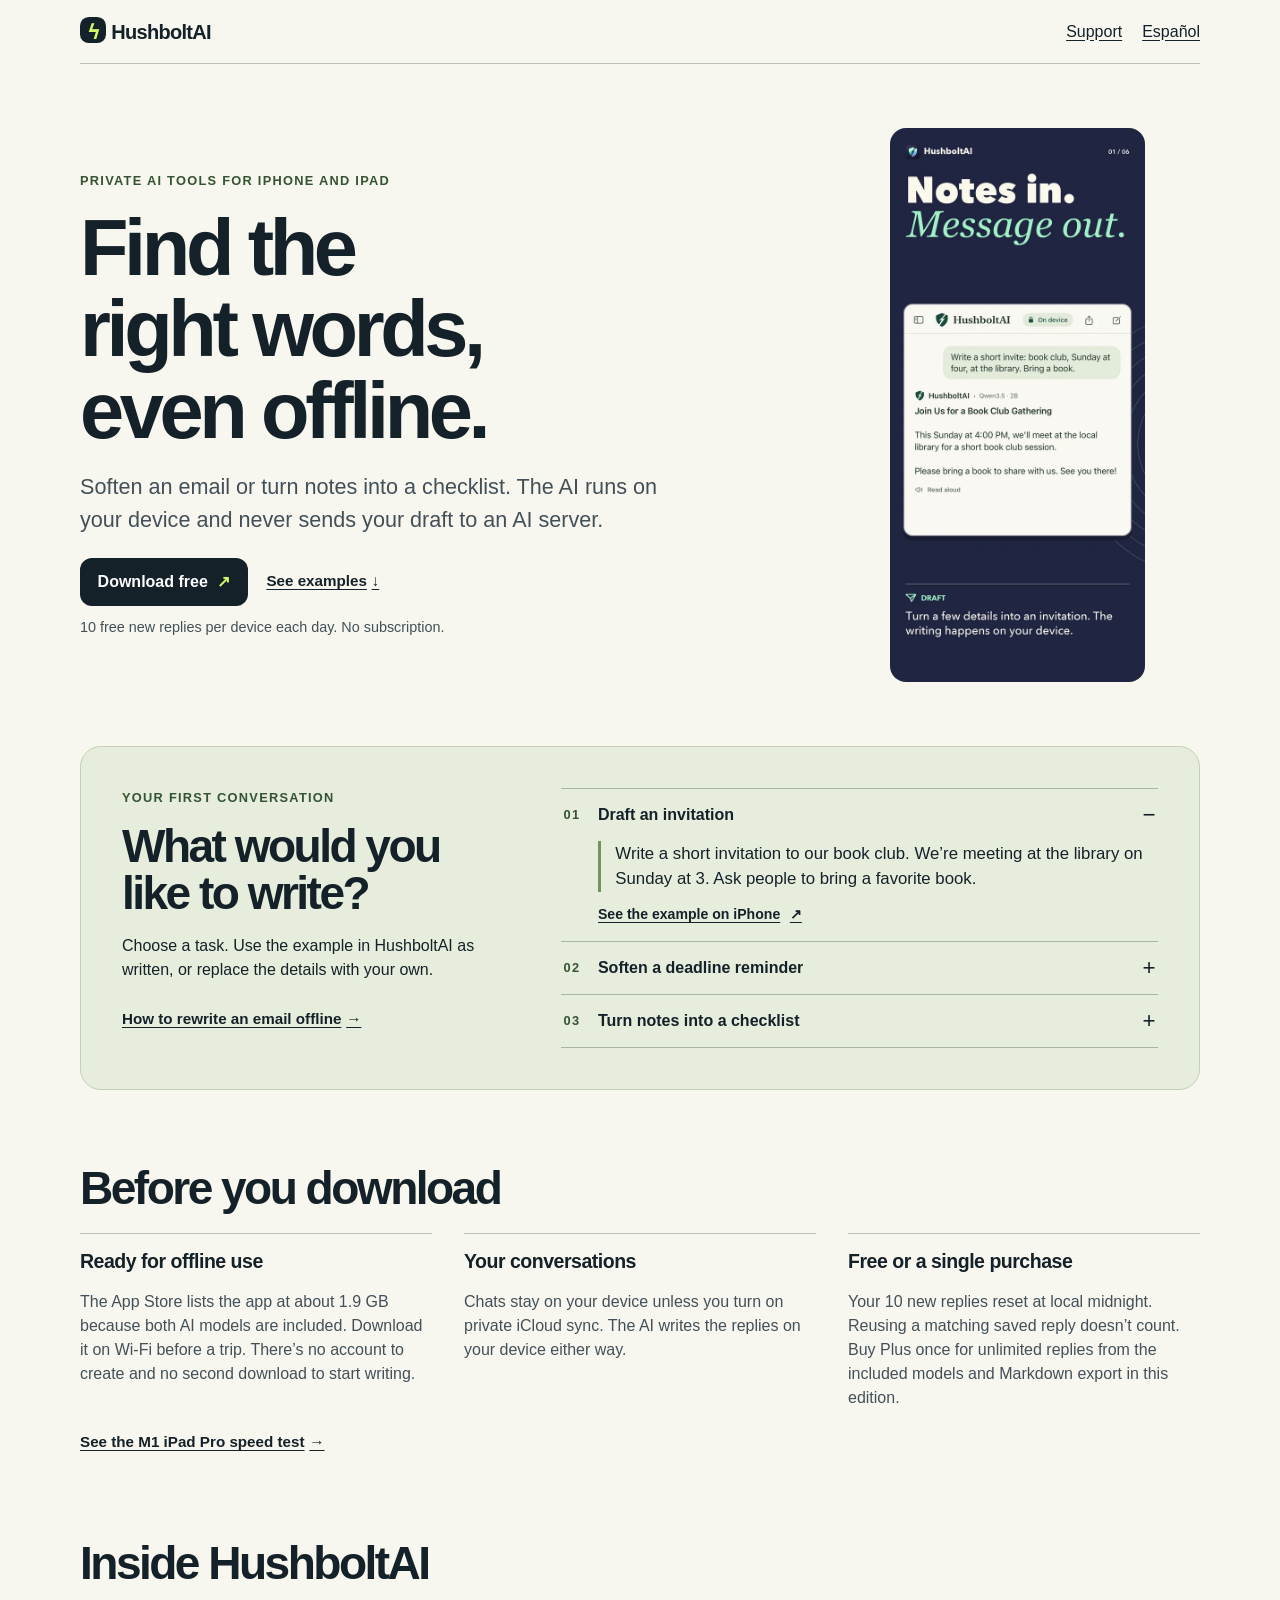
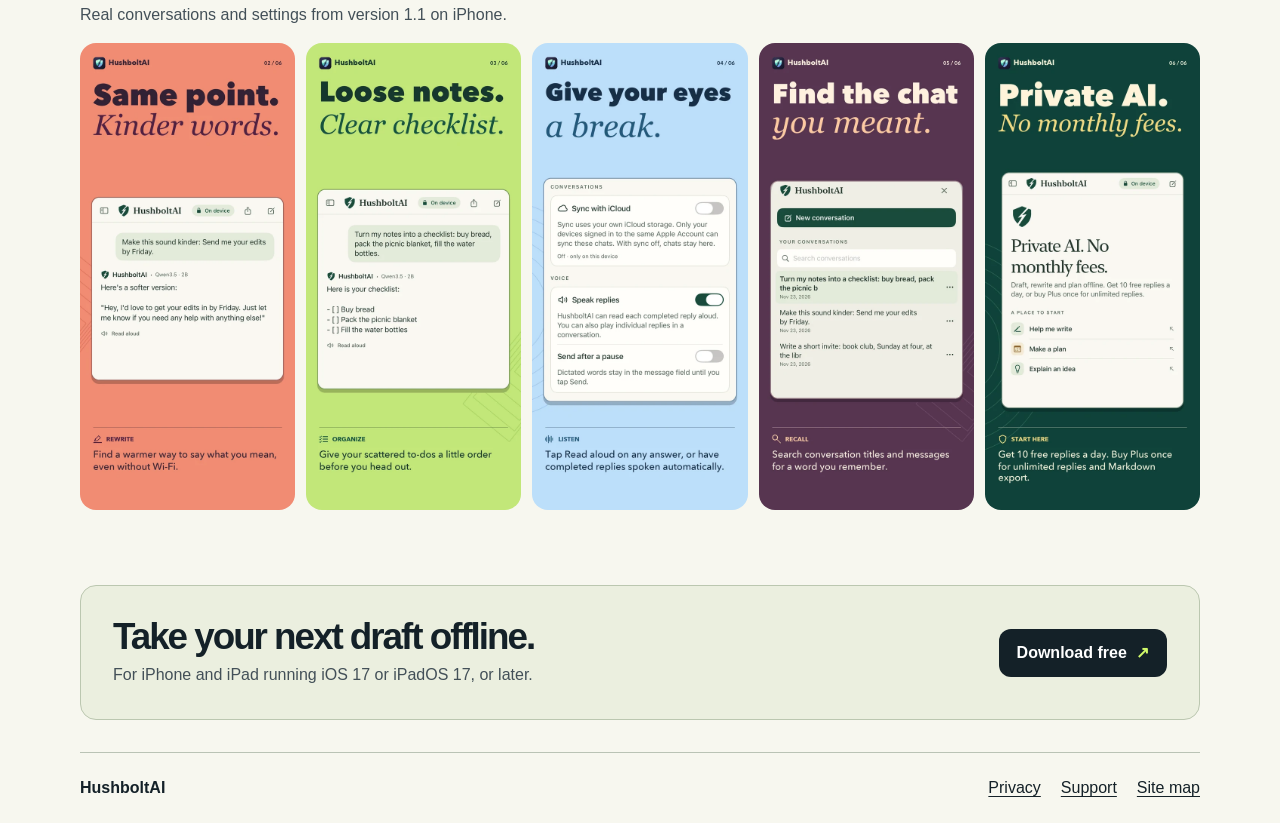
<file: index.html>
<!doctype html>
<html lang="en"><head><meta charset="utf-8"><meta name="viewport" content="width=device-width,initial-scale=1">
<title>HushboltAI | Private AI tools for offline writing on iPhone and iPad</title><meta name="description" content="Rewrite an email or turn notes into a checklist with private, offline AI on your iPhone or iPad. Get 10 free new replies per device each day. No account required."><meta name="theme-color" content="#142128"><meta name="referrer" content="no-referrer">
<link rel="canonical" href="https://pclemente.github.io/hushboltai-site/"><link rel="alternate" hreflang="en" href="https://pclemente.github.io/hushboltai-site/"><link rel="alternate" hreflang="es" href="https://pclemente.github.io/hushboltai-site/es/"><link rel="alternate" hreflang="x-default" href="https://pclemente.github.io/hushboltai-site/"><link rel="sitemap" type="application/xml" href="sitemap.xml">
<meta property="og:type" content="website"><meta property="og:locale" content="en_US"><meta property="og:locale:alternate" content="es_ES"><meta property="og:site_name" content="HushboltAI"><meta property="og:title" content="HushboltAI | Private AI tools for offline writing on iPhone and iPad"><meta property="og:description" content="Rewrite an email or turn notes into a checklist with private, offline AI on your iPhone or iPad. Get 10 free new replies per device each day. No account required."><meta property="og:url" content="https://pclemente.github.io/hushboltai-site/"><meta property="og:image" content="https://pclemente.github.io/hushboltai-site/art/share-en-US.jpg"><meta property="og:image:alt" content="Inside HushboltAI"><meta property="og:image:width" content="1200"><meta property="og:image:height" content="630">
<meta name="twitter:card" content="summary_large_image"><meta name="twitter:title" content="HushboltAI | Private AI tools for offline writing on iPhone and iPad"><meta name="twitter:description" content="Rewrite an email or turn notes into a checklist with private, offline AI on your iPhone or iPad. Get 10 free new replies per device each day. No account required."><meta name="twitter:image" content="https://pclemente.github.io/hushboltai-site/art/share-en-US.jpg"><meta name="twitter:image:alt" content="Inside HushboltAI">
<meta name="apple-itunes-app" content="app-id=6837171118"><link rel="stylesheet" href="site.css"><script type="application/ld+json">{"@context": "https://schema.org", "@type": "MobileApplication", "name": "HushboltAI", "operatingSystem": "iOS 17+, iPadOS 17+", "applicationCategory": "ProductivityApplication", "description": "Rewrite an email or turn notes into a checklist with private, offline AI on your iPhone or iPad. Get 10 free new replies per device each day. No account required.", "url": "https://pclemente.github.io/hushboltai-site/", "downloadUrl": "https://apps.apple.com/app/id6837171118", "image": "https://pclemente.github.io/hushboltai-site/art/share-en-US.jpg", "inLanguage": "en", "offers": {"@type": "Offer", "price": "0", "priceCurrency": "EUR"}}</script></head>
<body><a class="skip" href="#main">Skip to content</a>
<header><div class="wrap top"><a class="brand" href="./"><span aria-hidden="true">ϟ</span> HushboltAI</a><nav aria-label="Navigation"><a href="https://pclemente.github.io/ComicReader/hushboltai/support.html">Support</a><a lang="es" hreflang="es" href="es/">Español</a></nav></div></header>
<main id="main" class="wrap"><section class="hero" aria-labelledby="headline"><div><p class="eyebrow">Private AI tools for iPhone and iPad</p><h1 id="headline">Find the right words, even offline.</h1><p class="intro">Soften an email or turn notes into a checklist. The AI runs on your device and never sends your draft to an AI server.</p><div class="actions"><a class="button install" href="https://apps.apple.com/app/id6837171118">Download free <span class="sr-only">· App Store</span><span aria-hidden="true">↗</span></a><a class="jump" href="#examples">See examples <span aria-hidden="true">↓</span></a></div><p class="small">10 free new replies per device each day. No subscription.</p></div><a class="frame" href="art/en-US-1.webp"><img src="art/en-US-1.webp" width="570" height="1238" fetchpriority="high" alt="HushboltAI turns notes about a Sunday book club at the library into an invitation."></a></section>
<section id="examples" class="workshop" aria-labelledby="examples-title"><div><p class="eyebrow">Your first conversation</p><h2 id="examples-title">What would you like to write?</h2><p>Choose a task. Use the example in HushboltAI as written, or replace the details with your own.</p><a class="jump" href="offline-email/">How to rewrite an email offline <span aria-hidden="true">→</span></a></div><div class="tasks"><details name="writing-tasks" open><summary><span class="num" aria-hidden="true">01</span> Draft an invitation</summary><div class="example"><blockquote><p>Write a short invitation to our book club. We’re meeting at the library on Sunday at 3. Ask people to bring a favorite book.</p></blockquote><a href="art/en-US-1.webp">See the example on iPhone<span class="sr-only">: Draft an invitation</span> <span aria-hidden="true">↗</span></a></div></details><details name="writing-tasks"><summary><span class="num" aria-hidden="true">02</span> Soften a deadline reminder</summary><div class="example"><blockquote><p>Make this message friendlier without changing the deadline: “I need your edits by Friday.”</p></blockquote><a href="art/en-US-2.webp">See the example on iPhone<span class="sr-only">: Soften a deadline reminder</span> <span aria-hidden="true">↗</span></a></div></details><details name="writing-tasks"><summary><span class="num" aria-hidden="true">03</span> Turn notes into a checklist</summary><div class="example"><blockquote><p>Make a picnic checklist from these notes: buy bread, pack the blanket, fill the water bottles.</p></blockquote><a href="art/en-US-3.webp">See the example on iPhone<span class="sr-only">: Turn notes into a checklist</span> <span aria-hidden="true">↗</span></a></div></details></div></section>
<section class="info" aria-labelledby="facts"><h2 id="facts">Before you download</h2><div class="facts"><div><h3>Ready for offline use</h3><p>The App Store lists the app at about 1.9 GB because both AI models are included. Download it on Wi-Fi before a trip. There’s no account to create and no second download to start writing.</p></div><div><h3>Your conversations</h3><p>Chats stay on your device unless you turn on private iCloud sync. The AI writes the replies on your device either way.</p></div><div><h3>Free or a single purchase</h3><p>Your 10 new replies reset at local midnight. Reusing a matching saved reply doesn’t count. Buy Plus once for unlimited replies from the included models and Markdown export in this edition.</p></div></div><a class="jump" href="m1-ipad-ai-speed/">See the M1 iPad Pro speed test <span aria-hidden="true">→</span></a></section>
<section class="screens" aria-labelledby="g"><h2 id="g">Inside HushboltAI</h2><p>Real conversations and settings from version 1.1 on iPhone.</p><ol><li><a href="art/en-US-2.webp"><img src="art/en-US-2.webp" width="570" height="1238" loading="lazy" alt="HushboltAI rewrites a request for Friday&#x27;s edits in a gentler tone."></a></li><li><a href="art/en-US-3.webp"><img src="art/en-US-3.webp" width="570" height="1238" loading="lazy" alt="HushboltAI turns notes about bread, a picnic blanket and water bottles into a checklist."></a></li><li><a href="art/en-US-4.webp"><img src="art/en-US-4.webp" width="570" height="1238" loading="lazy" alt="The voice settings show Speak replies enabled and Send after a pause disabled."></a></li><li><a href="art/en-US-5.webp"><img src="art/en-US-5.webp" width="570" height="1238" loading="lazy" alt="The conversation library shows a search field above the recent chats."></a></li><li><a href="art/en-US-6.webp"><img src="art/en-US-6.webp" width="570" height="1238" loading="lazy" alt="The HushboltAI welcome screen explains 10 free replies a day and the one-time Plus option."></a></li></ol></section>
<section class="closer" aria-labelledby="download"><div><h2 id="download">Take your next draft offline.</h2><p>For iPhone and iPad running iOS 17 or iPadOS 17, or later.</p></div><a class="button install" href="https://apps.apple.com/app/id6837171118">Download free <span class="sr-only">· App Store</span><span aria-hidden="true">↗</span></a></section></main>
<footer class="wrap"><strong>HushboltAI</strong><a href="https://pclemente.github.io/ComicReader/hushboltai/privacy.html">Privacy</a><a href="https://pclemente.github.io/ComicReader/hushboltai/support.html">Support</a><a href="sitemap.xml">Site map</a></footer></body></html>
</file>
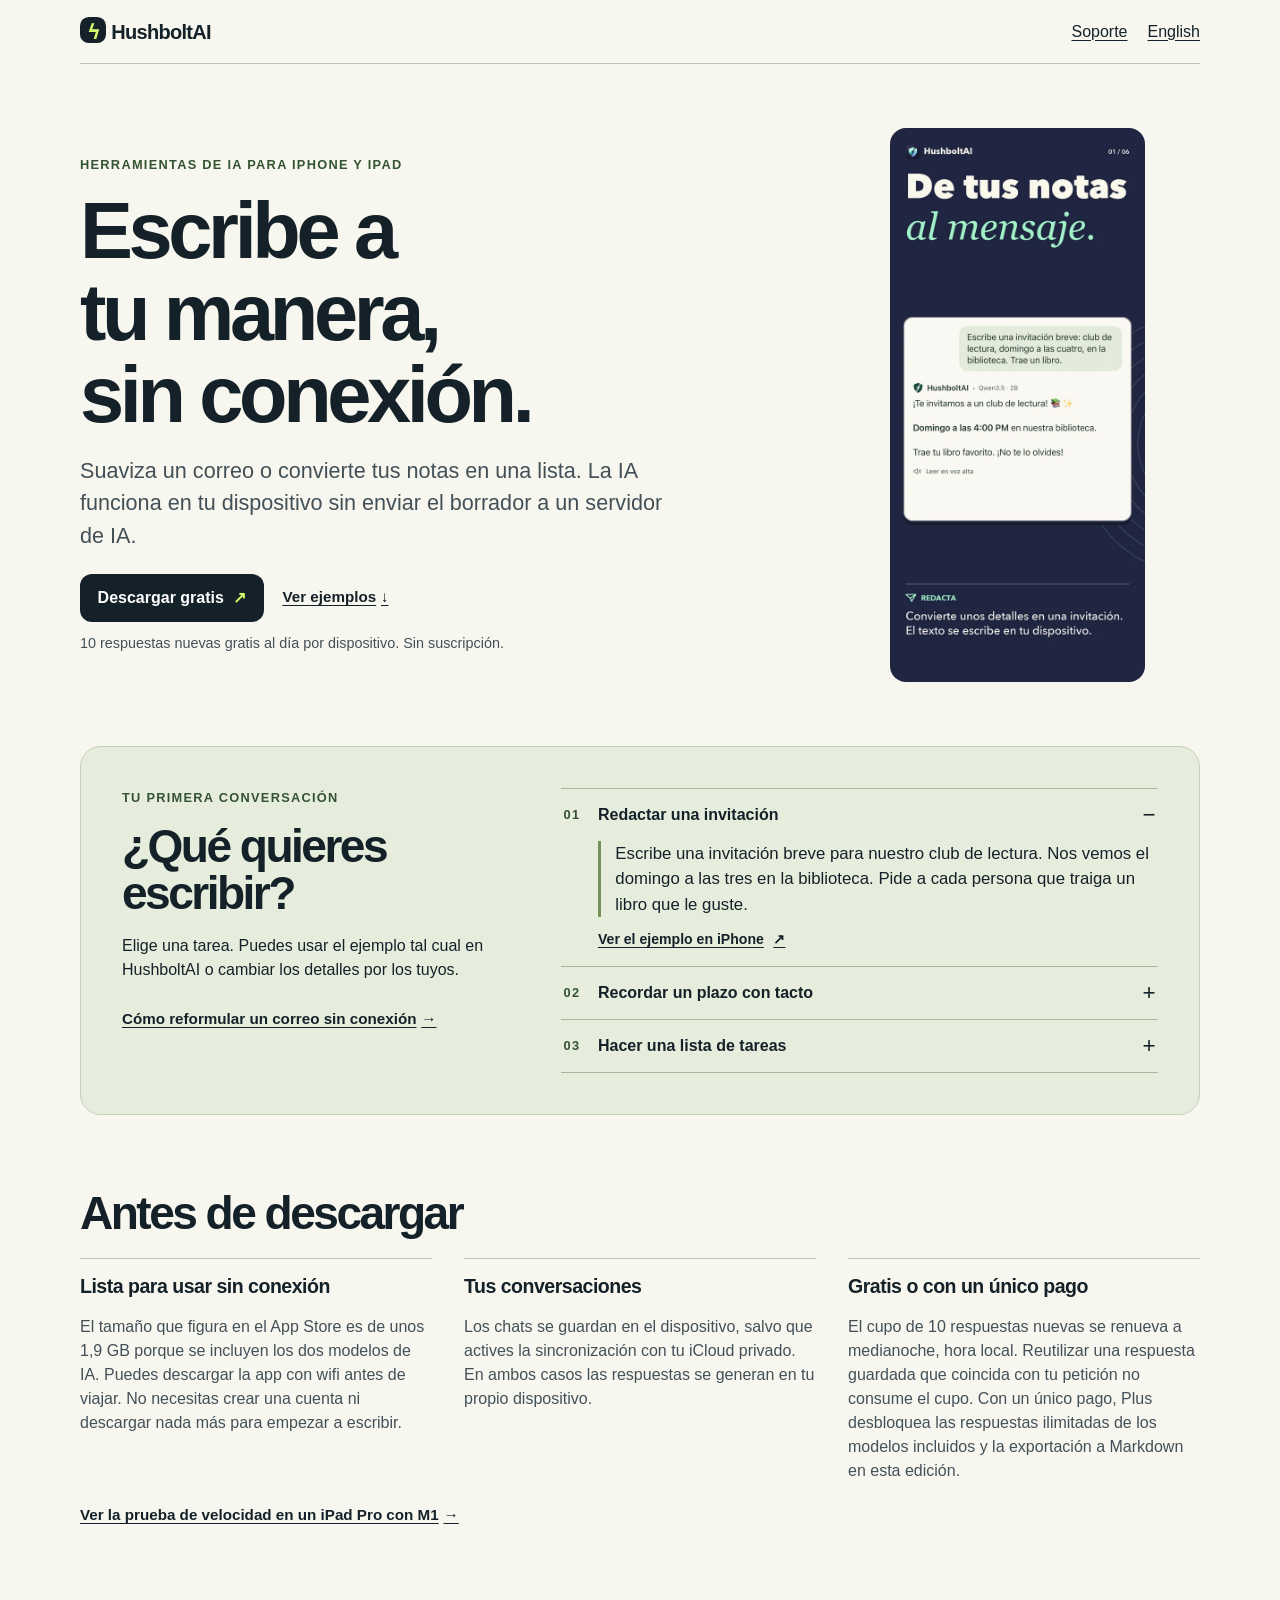
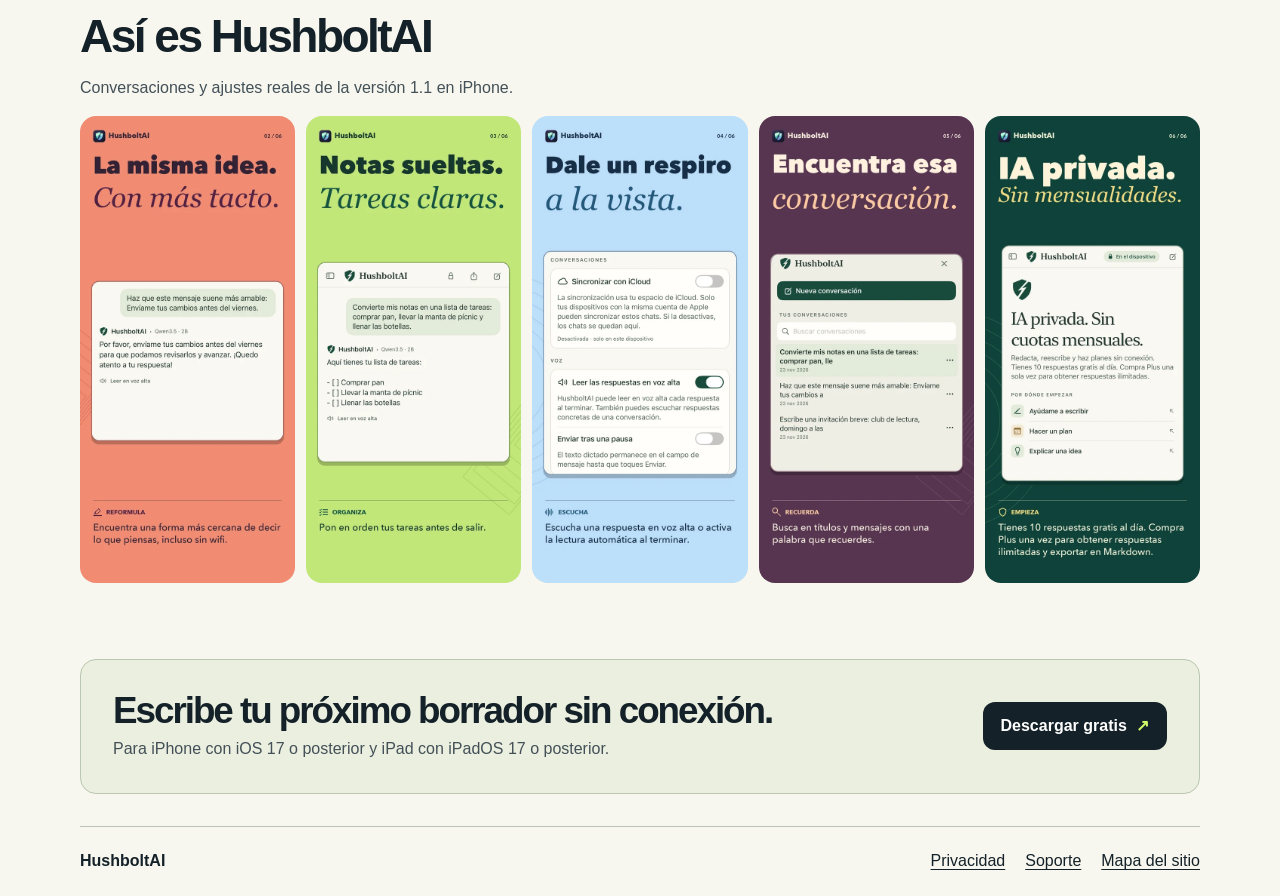
<file: es/index.html>
<!doctype html>
<html lang="es"><head><meta charset="utf-8"><meta name="viewport" content="width=device-width,initial-scale=1">
<title>HushboltAI | Herramientas de IA para escribir sin conexión en iPhone y iPad</title><meta name="description" content="Reformula un correo o convierte tus notas en una lista con IA privada y sin conexión en tu iPhone o iPad. Tienes 10 respuestas nuevas gratis al día por dispositivo. Sin cuenta."><meta name="theme-color" content="#142128"><meta name="referrer" content="no-referrer">
<link rel="canonical" href="https://pclemente.github.io/hushboltai-site/es/"><link rel="alternate" hreflang="en" href="https://pclemente.github.io/hushboltai-site/"><link rel="alternate" hreflang="es" href="https://pclemente.github.io/hushboltai-site/es/"><link rel="alternate" hreflang="x-default" href="https://pclemente.github.io/hushboltai-site/"><link rel="sitemap" type="application/xml" href="../sitemap.xml">
<meta property="og:type" content="website"><meta property="og:locale" content="es_ES"><meta property="og:locale:alternate" content="en_US"><meta property="og:site_name" content="HushboltAI"><meta property="og:title" content="HushboltAI | Herramientas de IA para escribir sin conexión en iPhone y iPad"><meta property="og:description" content="Reformula un correo o convierte tus notas en una lista con IA privada y sin conexión en tu iPhone o iPad. Tienes 10 respuestas nuevas gratis al día por dispositivo. Sin cuenta."><meta property="og:url" content="https://pclemente.github.io/hushboltai-site/es/"><meta property="og:image" content="https://pclemente.github.io/hushboltai-site/art/share-es-ES.jpg"><meta property="og:image:alt" content="Así es HushboltAI"><meta property="og:image:width" content="1200"><meta property="og:image:height" content="630">
<meta name="twitter:card" content="summary_large_image"><meta name="twitter:title" content="HushboltAI | Herramientas de IA para escribir sin conexión en iPhone y iPad"><meta name="twitter:description" content="Reformula un correo o convierte tus notas en una lista con IA privada y sin conexión en tu iPhone o iPad. Tienes 10 respuestas nuevas gratis al día por dispositivo. Sin cuenta."><meta name="twitter:image" content="https://pclemente.github.io/hushboltai-site/art/share-es-ES.jpg"><meta name="twitter:image:alt" content="Así es HushboltAI">
<meta name="apple-itunes-app" content="app-id=6837171118"><link rel="stylesheet" href="../site.css"><script type="application/ld+json">{"@context": "https://schema.org", "@type": "MobileApplication", "name": "HushboltAI", "operatingSystem": "iOS 17+, iPadOS 17+", "applicationCategory": "ProductivityApplication", "description": "Reformula un correo o convierte tus notas en una lista con IA privada y sin conexión en tu iPhone o iPad. Tienes 10 respuestas nuevas gratis al día por dispositivo. Sin cuenta.", "url": "https://pclemente.github.io/hushboltai-site/es/", "downloadUrl": "https://apps.apple.com/app/id6837171118", "image": "https://pclemente.github.io/hushboltai-site/art/share-es-ES.jpg", "inLanguage": "es", "offers": {"@type": "Offer", "price": "0", "priceCurrency": "EUR"}}</script></head>
<body><a class="skip" href="#main">Ir al contenido</a>
<header><div class="wrap top"><a class="brand" href="../"><span aria-hidden="true">ϟ</span> HushboltAI</a><nav aria-label="Navegación"><a href="https://pclemente.github.io/ComicReader/hushboltai/support.html">Soporte</a><a lang="en" hreflang="en" href="../">English</a></nav></div></header>
<main id="main" class="wrap"><section class="hero" aria-labelledby="headline"><div><p class="eyebrow">Herramientas de IA para iPhone y iPad</p><h1 id="headline">Escribe a tu manera, sin conexión.</h1><p class="intro">Suaviza un correo o convierte tus notas en una lista. La IA funciona en tu dispositivo sin enviar el borrador a un servidor de IA.</p><div class="actions"><a class="button install" href="https://apps.apple.com/app/id6837171118">Descargar gratis <span class="sr-only">· App Store</span><span aria-hidden="true">↗</span></a><a class="jump" href="#examples">Ver ejemplos <span aria-hidden="true">↓</span></a></div><p class="small">10 respuestas nuevas gratis al día por dispositivo. Sin suscripción.</p></div><a class="frame" href="../art/es-ES-1.webp"><img src="../art/es-ES-1.webp" width="570" height="1238" fetchpriority="high" alt="HushboltAI convierte unas notas sobre un club de lectura el domingo en la biblioteca en una invitación."></a></section>
<section id="examples" class="workshop" aria-labelledby="examples-title"><div><p class="eyebrow">Tu primera conversación</p><h2 id="examples-title">¿Qué quieres escribir?</h2><p>Elige una tarea. Puedes usar el ejemplo tal cual en HushboltAI o cambiar los detalles por los tuyos.</p><a class="jump" href="../es/correo-sin-conexion/">Cómo reformular un correo sin conexión <span aria-hidden="true">→</span></a></div><div class="tasks"><details name="writing-tasks" open><summary><span class="num" aria-hidden="true">01</span> Redactar una invitación</summary><div class="example"><blockquote><p>Escribe una invitación breve para nuestro club de lectura. Nos vemos el domingo a las tres en la biblioteca. Pide a cada persona que traiga un libro que le guste.</p></blockquote><a href="../art/es-ES-1.webp">Ver el ejemplo en iPhone<span class="sr-only">: Redactar una invitación</span> <span aria-hidden="true">↗</span></a></div></details><details name="writing-tasks"><summary><span class="num" aria-hidden="true">02</span> Recordar un plazo con tacto</summary><div class="example"><blockquote><p>Dale un tono más amable a este mensaje sin cambiar el plazo: «Necesito tus correcciones para el viernes».</p></blockquote><a href="../art/es-ES-2.webp">Ver el ejemplo en iPhone<span class="sr-only">: Recordar un plazo con tacto</span> <span aria-hidden="true">↗</span></a></div></details><details name="writing-tasks"><summary><span class="num" aria-hidden="true">03</span> Hacer una lista de tareas</summary><div class="example"><blockquote><p>Haz una lista para el pícnic con estas notas: comprar pan, guardar la manta y llenar las botellas de agua.</p></blockquote><a href="../art/es-ES-3.webp">Ver el ejemplo en iPhone<span class="sr-only">: Hacer una lista de tareas</span> <span aria-hidden="true">↗</span></a></div></details></div></section>
<section class="info" aria-labelledby="facts"><h2 id="facts">Antes de descargar</h2><div class="facts"><div><h3>Lista para usar sin conexión</h3><p>El tamaño que figura en el App Store es de unos 1,9 GB porque se incluyen los dos modelos de IA. Puedes descargar la app con wifi antes de viajar. No necesitas crear una cuenta ni descargar nada más para empezar a escribir.</p></div><div><h3>Tus conversaciones</h3><p>Los chats se guardan en el dispositivo, salvo que actives la sincronización con tu iCloud privado. En ambos casos las respuestas se generan en tu propio dispositivo.</p></div><div><h3>Gratis o con un único pago</h3><p>El cupo de 10 respuestas nuevas se renueva a medianoche, hora local. Reutilizar una respuesta guardada que coincida con tu petición no consume el cupo. Con un único pago, Plus desbloquea las respuestas ilimitadas de los modelos incluidos y la exportación a Markdown en esta edición.</p></div></div><a class="jump" href="../es/velocidad-ia-ipad-m1/">Ver la prueba de velocidad en un iPad Pro con M1 <span aria-hidden="true">→</span></a></section>
<section class="screens" aria-labelledby="g"><h2 id="g">Así es HushboltAI</h2><p>Conversaciones y ajustes reales de la versión 1.1 en iPhone.</p><ol><li><a href="../art/es-ES-2.webp"><img src="../art/es-ES-2.webp" width="570" height="1238" loading="lazy" alt="HushboltAI reformula con un tono más amable un mensaje que pide cambios antes del viernes."></a></li><li><a href="../art/es-ES-3.webp"><img src="../art/es-ES-3.webp" width="570" height="1238" loading="lazy" alt="HushboltAI organiza en una lista unas notas sobre el pan, la manta de pícnic y las botellas."></a></li><li><a href="../art/es-ES-4.webp"><img src="../art/es-ES-4.webp" width="570" height="1238" loading="lazy" alt="Los ajustes de voz muestran la lectura de respuestas activada y el envío tras una pausa desactivado."></a></li><li><a href="../art/es-ES-5.webp"><img src="../art/es-ES-5.webp" width="570" height="1238" loading="lazy" alt="La biblioteca de conversaciones muestra un buscador y los chats recientes."></a></li><li><a href="../art/es-ES-6.webp"><img src="../art/es-ES-6.webp" width="570" height="1238" loading="lazy" alt="La bienvenida de HushboltAI explica las 10 respuestas gratis al día y la compra única de Plus."></a></li></ol></section>
<section class="closer" aria-labelledby="download"><div><h2 id="download">Escribe tu próximo borrador sin conexión.</h2><p>Para iPhone con iOS 17 o posterior y iPad con iPadOS 17 o posterior.</p></div><a class="button install" href="https://apps.apple.com/app/id6837171118">Descargar gratis <span class="sr-only">· App Store</span><span aria-hidden="true">↗</span></a></section></main>
<footer class="wrap"><strong>HushboltAI</strong><a href="https://pclemente.github.io/ComicReader/hushboltai/privacy.html">Privacidad</a><a href="https://pclemente.github.io/ComicReader/hushboltai/support.html">Soporte</a><a href="../sitemap.xml">Mapa del sitio</a></footer></body></html>
</file>
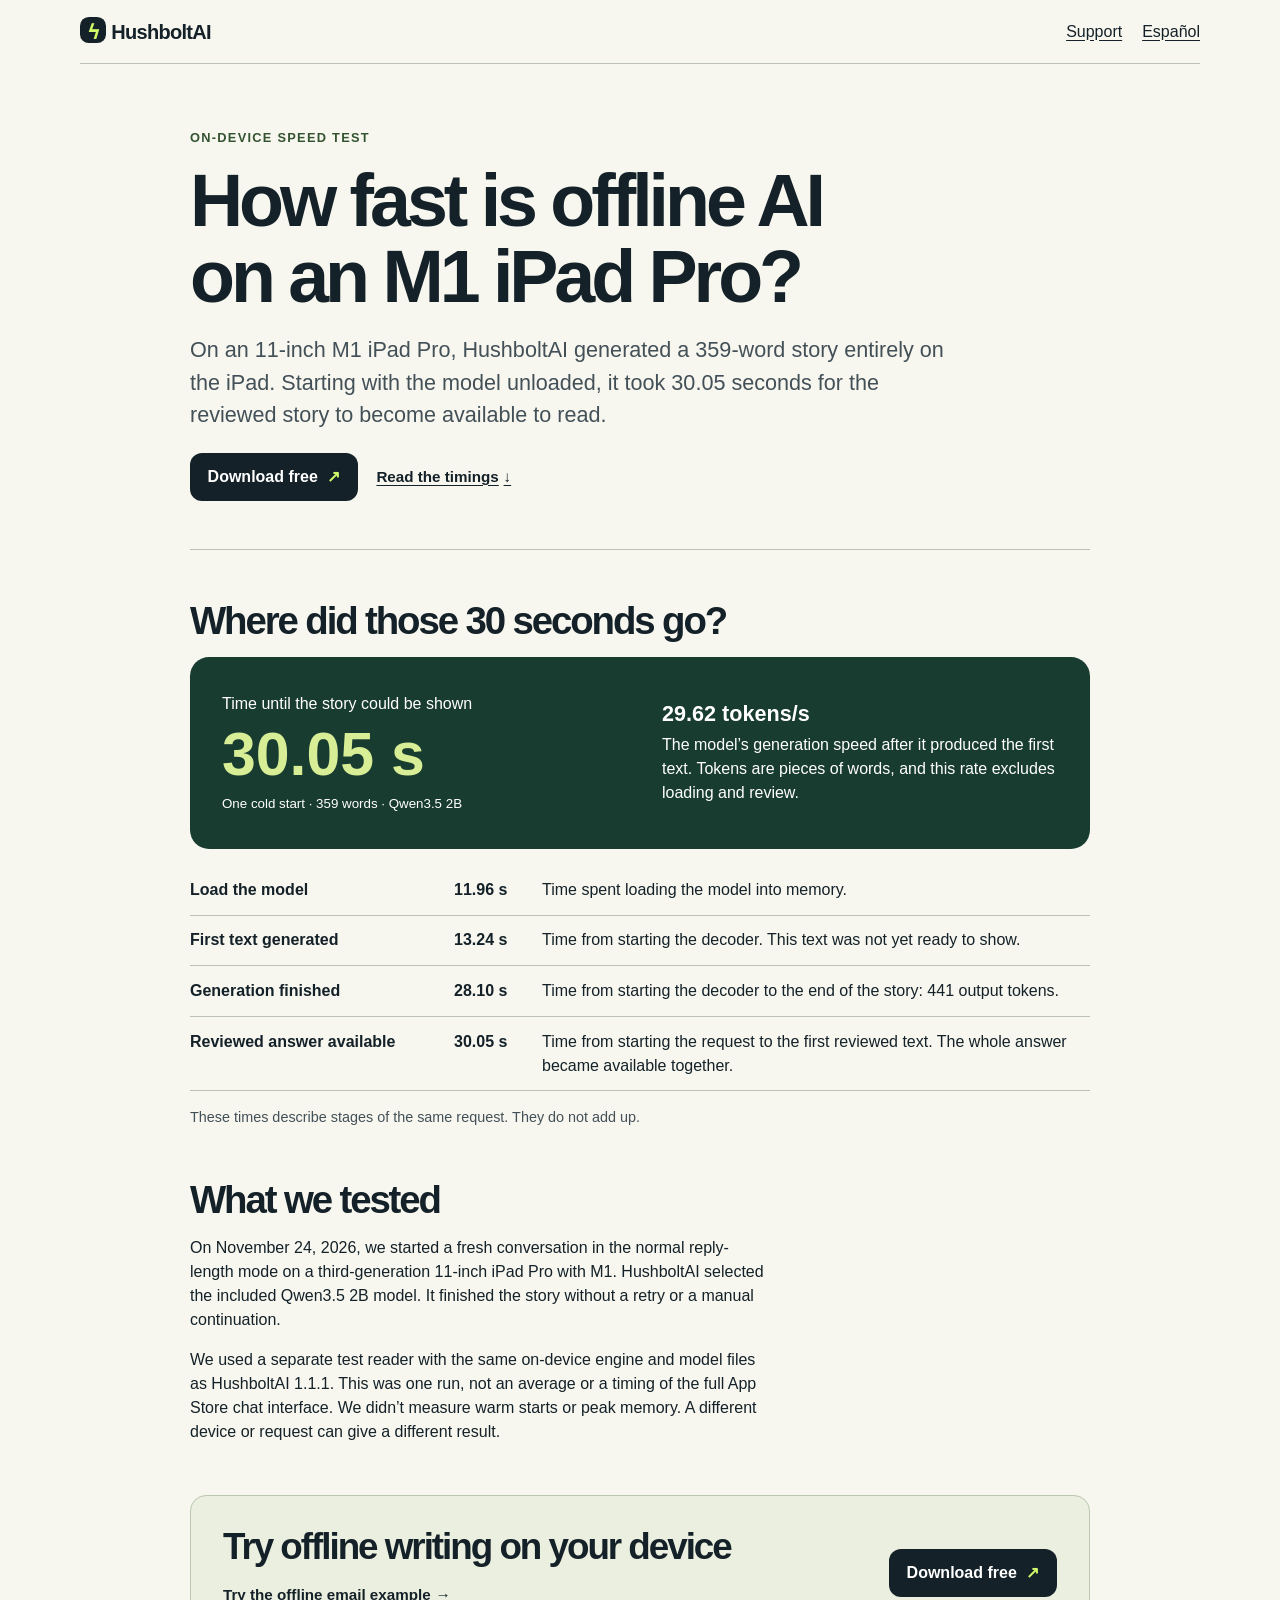
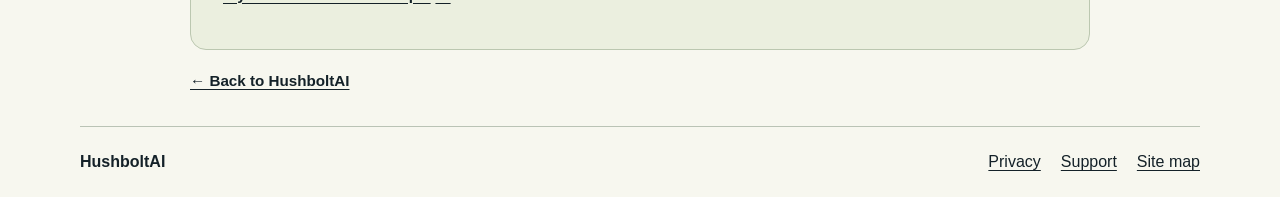
<file: m1-ipad-ai-speed/index.html>
<!doctype html>
<html lang="en"><head><meta charset="utf-8"><meta name="viewport" content="width=device-width,initial-scale=1"><title>How fast is offline AI on an M1 iPad Pro? | HushboltAI</title><meta name="description" content="One physical iPad Pro test: 359 words in 30.05 seconds from a cold start. See the model load, writing speed and wait for the reviewed story."><meta name="theme-color" content="#142128"><meta name="referrer" content="no-referrer"><meta name="apple-itunes-app" content="app-id=6837171118">
<link rel="canonical" href="https://pclemente.github.io/hushboltai-site/m1-ipad-ai-speed/"><link rel="alternate" hreflang="en" href="https://pclemente.github.io/hushboltai-site/m1-ipad-ai-speed/"><link rel="alternate" hreflang="es" href="https://pclemente.github.io/hushboltai-site/es/velocidad-ia-ipad-m1/"><link rel="alternate" hreflang="x-default" href="https://pclemente.github.io/hushboltai-site/m1-ipad-ai-speed/"><link rel="sitemap" type="application/xml" href="../sitemap.xml"><link rel="stylesheet" href="../site.css">
<meta property="og:type" content="article"><meta property="og:site_name" content="HushboltAI"><meta property="og:locale" content="en_US"><meta property="og:url" content="https://pclemente.github.io/hushboltai-site/m1-ipad-ai-speed/"><meta property="og:title" content="How fast is offline AI on an M1 iPad Pro?"><meta property="og:description" content="One physical iPad Pro test: 359 words in 30.05 seconds from a cold start. See the model load, writing speed and wait for the reviewed story."><meta property="og:image" content="https://pclemente.github.io/hushboltai-site/art/share-en-US.jpg"><meta name="twitter:card" content="summary_large_image"><meta name="twitter:title" content="How fast is offline AI on an M1 iPad Pro?"><meta name="twitter:description" content="One physical iPad Pro test: 359 words in 30.05 seconds from a cold start. See the model load, writing speed and wait for the reviewed story."><meta name="twitter:image" content="https://pclemente.github.io/hushboltai-site/art/share-en-US.jpg"><script type="application/ld+json">{"@context": "https://schema.org", "@type": "TechArticle", "headline": "How fast is offline AI on an M1 iPad Pro?", "description": "One physical iPad Pro test: 359 words in 30.05 seconds from a cold start. See the model load, writing speed and wait for the reviewed story.", "inLanguage": "en", "url": "https://pclemente.github.io/hushboltai-site/m1-ipad-ai-speed/", "mainEntityOfPage": "https://pclemente.github.io/hushboltai-site/m1-ipad-ai-speed/", "about": {"@type": "MobileApplication", "name": "HushboltAI", "downloadUrl": "https://apps.apple.com/app/id6837171118"}}</script></head>
<body><a class="skip" href="#main">Skip to content</a><header><div class="wrap top"><a class="brand" href="../"><span aria-hidden="true">ϟ</span> HushboltAI</a><nav aria-label="Navigation"><a href="https://pclemente.github.io/ComicReader/hushboltai/support.html">Support</a><a lang="es" hreflang="es" href="../es/velocidad-ia-ipad-m1/">Español</a></nav></div></header>
<main id="main" class="wrap guide"><header class="guide-intro"><p class="eyebrow">On-device speed test</p><h1>How fast is offline AI on an M1 iPad Pro?</h1><p class="intro">On an 11-inch M1 iPad Pro, HushboltAI generated a 359-word story entirely on the iPad. Starting with the model unloaded, it took 30.05 seconds for the reviewed story to become available to read.</p><div class="actions"><a class="button install" href="https://apps.apple.com/app/id6837171118">Download free <span class="sr-only">· App Store</span><span aria-hidden="true">↗</span></a><a class="jump" href="#timings">Read the timings <span aria-hidden="true">↓</span></a></div></header>
<section id="timings" aria-labelledby="timing-title" class="guide-content"><h2 id="timing-title">Where did those 30 seconds go?</h2><div class="speed-result"><div><p>Time until the story could be shown</p><strong>30.05 s</strong><small>One cold start · 359 words · Qwen3.5 2B</small></div><div><strong>29.62 tokens/s</strong><p>The model’s generation speed after it produced the first text. Tokens are pieces of words, and this rate excludes loading and review.</p></div></div><dl class="speed-steps"><div><dt>Load the model</dt><dd><strong>11.96 s</strong><span>Time spent loading the model into memory.</span></dd></div><div><dt>First text generated</dt><dd><strong>13.24 s</strong><span>Time from starting the decoder. This text was not yet ready to show.</span></dd></div><div><dt>Generation finished</dt><dd><strong>28.10 s</strong><span>Time from starting the decoder to the end of the story: 441 output tokens.</span></dd></div><div><dt>Reviewed answer available</dt><dd><strong>30.05 s</strong><span>Time from starting the request to the first reviewed text. The whole answer became available together.</span></dd></div></dl><p class="small">These times describe stages of the same request. They do not add up.</p></section>
<section class="guide-content" aria-labelledby="method"><h2 id="method">What we tested</h2><p>On November 24, 2026, we started a fresh conversation in the normal reply-length mode on a third-generation 11-inch iPad Pro with M1. HushboltAI selected the included Qwen3.5 2B model. It finished the story without a retry or a manual continuation.</p><p>We used a separate test reader with the same on-device engine and model files as HushboltAI 1.1.1. This was one run, not an average or a timing of the full App Store chat interface. We didn’t measure warm starts or peak memory. A different device or request can give a different result.</p></section><section class="closer" aria-labelledby="next"><div><h2 id="next">Try offline writing on your device</h2><a class="jump" href="../offline-email/">Try the offline email example <span aria-hidden="true">→</span></a></div><a class="button install" href="https://apps.apple.com/app/id6837171118">Download free <span class="sr-only">· App Store</span><span aria-hidden="true">↗</span></a></section><a class="jump" href="../">← Back to HushboltAI</a></main><footer class="wrap"><strong>HushboltAI</strong><a href="https://pclemente.github.io/ComicReader/hushboltai/privacy.html">Privacy</a><a href="https://pclemente.github.io/ComicReader/hushboltai/support.html">Support</a><a href="../sitemap.xml">Site map</a></footer></body></html>
</file>
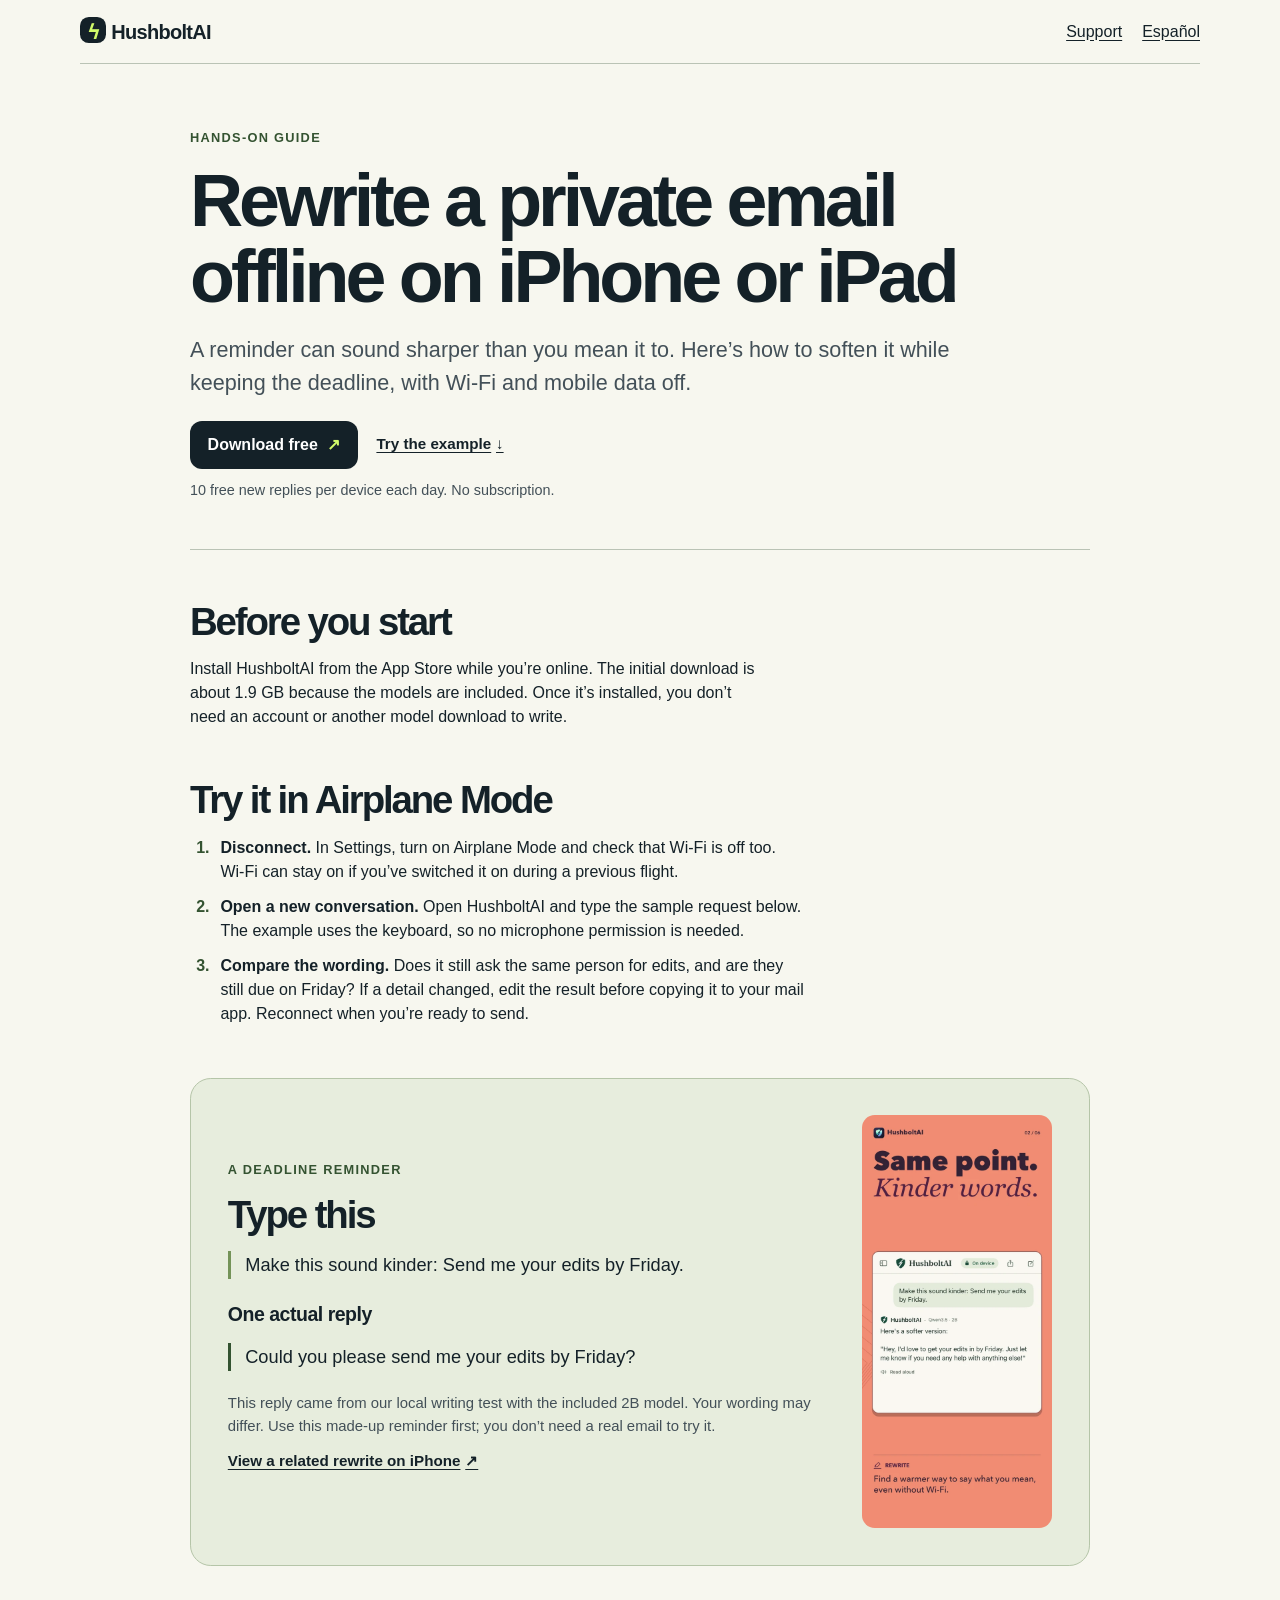
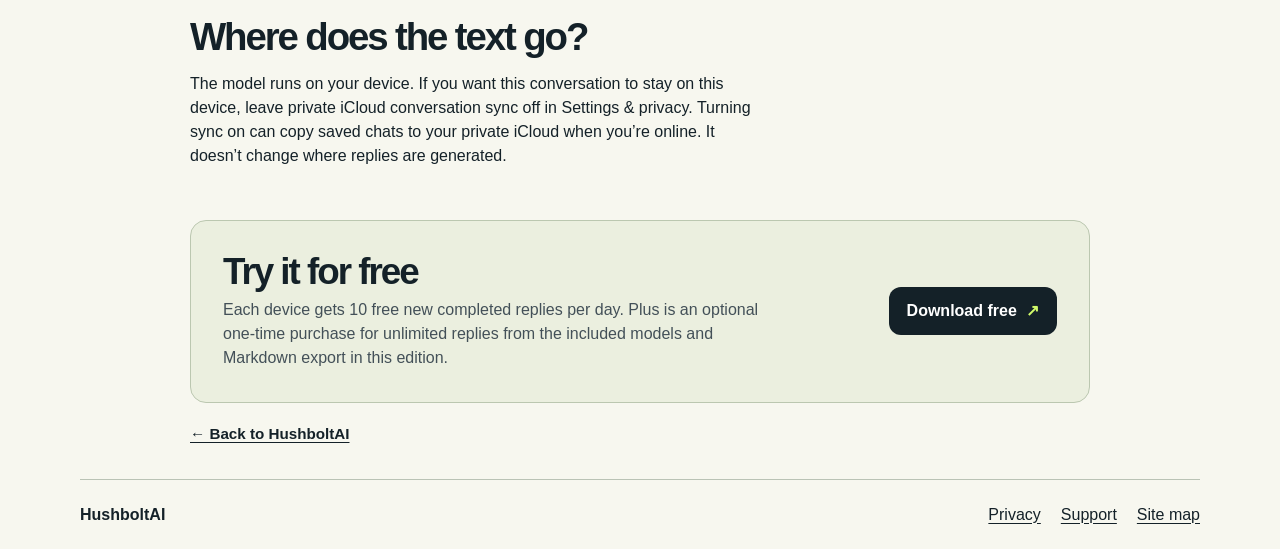
<file: offline-email/index.html>
<!doctype html>
<html lang="en"><head><meta charset="utf-8"><meta name="viewport" content="width=device-width,initial-scale=1">
<title>Rewrite a private email offline on iPhone or iPad | HushboltAI</title><meta name="description" content="Try a deadline reminder in Airplane Mode. See the prompt, a real offline reply and how to check the wording before sending."><meta name="referrer" content="no-referrer"><meta name="theme-color" content="#142128"><meta name="apple-itunes-app" content="app-id=6837171118">
<link rel="canonical" href="https://pclemente.github.io/hushboltai-site/offline-email/"><link rel="alternate" hreflang="en" href="https://pclemente.github.io/hushboltai-site/offline-email/"><link rel="alternate" hreflang="es" href="https://pclemente.github.io/hushboltai-site/es/correo-sin-conexion/"><link rel="alternate" hreflang="x-default" href="https://pclemente.github.io/hushboltai-site/offline-email/"><link rel="sitemap" type="application/xml" href="../sitemap.xml"><link rel="stylesheet" href="../site.css">
<meta property="og:type" content="article"><meta property="og:locale" content="en_US"><meta property="og:site_name" content="HushboltAI"><meta property="og:title" content="Rewrite a private email offline on iPhone or iPad"><meta property="og:description" content="Try a deadline reminder in Airplane Mode. See the prompt, a real offline reply and how to check the wording before sending."><meta property="og:url" content="https://pclemente.github.io/hushboltai-site/offline-email/"><meta property="og:image" content="https://pclemente.github.io/hushboltai-site/art/share-en-US.jpg"><meta name="twitter:card" content="summary_large_image">
<script type="application/ld+json">{"@context": "https://schema.org", "@type": "TechArticle", "headline": "Rewrite a private email offline on iPhone or iPad", "description": "Try a deadline reminder in Airplane Mode. See the prompt, a real offline reply and how to check the wording before sending.", "inLanguage": "en", "url": "https://pclemente.github.io/hushboltai-site/offline-email/", "mainEntityOfPage": "https://pclemente.github.io/hushboltai-site/offline-email/", "about": {"@type": "MobileApplication", "name": "HushboltAI", "downloadUrl": "https://apps.apple.com/app/id6837171118"}}</script></head>
<body><a class="skip" href="#main">Skip to content</a><header><div class="wrap top"><a class="brand" href="../"><span aria-hidden="true">ϟ</span> HushboltAI</a><nav aria-label="Navigation"><a href="https://pclemente.github.io/ComicReader/hushboltai/support.html">Support</a><a lang="es" hreflang="es" href="../es/correo-sin-conexion/">Español</a></nav></div></header>
<main class="wrap guide" id="main"><header class="guide-intro"><p class="eyebrow">Hands-on guide</p><h1>Rewrite a private email offline on iPhone or iPad</h1><p class="intro">A reminder can sound sharper than you mean it to. Here’s how to soften it while keeping the deadline, with Wi-Fi and mobile data off.</p><div class="actions"><a class="button install" href="https://apps.apple.com/app/id6837171118">Download free <span class="sr-only">· App Store</span><span aria-hidden="true">↗</span></a><a class="jump" href="#example">Try the example <span aria-hidden="true">↓</span></a></div><p class="small">10 free new replies per device each day. No subscription.</p></header>
<section class="guide-content" aria-labelledby="before"><h2 id="before">Before you start</h2><p>Install HushboltAI from the App Store while you’re online. The initial download is about 1.9 GB because the models are included. Once it’s installed, you don’t need an account or another model download to write.</p></section>
<section class="guide-content" aria-labelledby="steps"><h2 id="steps">Try it in Airplane Mode</h2><ol class="guide-steps"><li><strong>Disconnect.</strong> In Settings, turn on Airplane Mode and check that Wi-Fi is off too. Wi-Fi can stay on if you’ve switched it on during a previous flight.</li><li><strong>Open a new conversation.</strong> Open HushboltAI and type the sample request below. The example uses the keyboard, so no microphone permission is needed.</li><li><strong>Compare the wording.</strong> Does it still ask the same person for edits, and are they still due on Friday? If a detail changed, edit the result before copying it to your mail app. Reconnect when you’re ready to send.</li></ol></section>
<section class="guide-example" id="example" aria-labelledby="sample"><div><p class="eyebrow">A deadline reminder</p><h2 id="sample">Type this</h2><blockquote><p>Make this sound kinder: Send me your edits by Friday.</p></blockquote><h3>One actual reply</h3><blockquote class="reply"><p>Could you please send me your edits by Friday?</p></blockquote><p class="proof">This reply came from our local writing test with the included 2B model. Your wording may differ. Use this made-up reminder first; you don’t need a real email to try it.</p><a class="jump" href="../art/en-US-2.webp">View a related rewrite on iPhone <span aria-hidden="true">↗</span></a></div><a href="../art/en-US-2.webp"><img src="../art/en-US-2.webp" loading="lazy" width="570" height="1238" alt="View a related rewrite on iPhone"></a></section>
<section class="guide-content" aria-labelledby="privacy"><h2 id="privacy">Where does the text go?</h2><p>The model runs on your device. If you want this conversation to stay on this device, leave private iCloud conversation sync off in Settings &amp; privacy. Turning sync on can copy saved chats to your private iCloud when you’re online. It doesn’t change where replies are generated.</p></section>
<section class="closer" aria-labelledby="offer"><div><h2 id="offer">Try it for free</h2><p>Each device gets 10 free new completed replies per day. Plus is an optional one-time purchase for unlimited replies from the included models and Markdown export in this edition.</p></div><a class="button install" href="https://apps.apple.com/app/id6837171118">Download free <span class="sr-only">· App Store</span><span aria-hidden="true">↗</span></a></section><a class="jump" href="../">← Back to HushboltAI</a></main>
<footer class="wrap"><strong>HushboltAI</strong><a href="https://pclemente.github.io/ComicReader/hushboltai/privacy.html">Privacy</a><a href="https://pclemente.github.io/ComicReader/hushboltai/support.html">Support</a><a href="../sitemap.xml">Site map</a></footer></body></html>
</file>
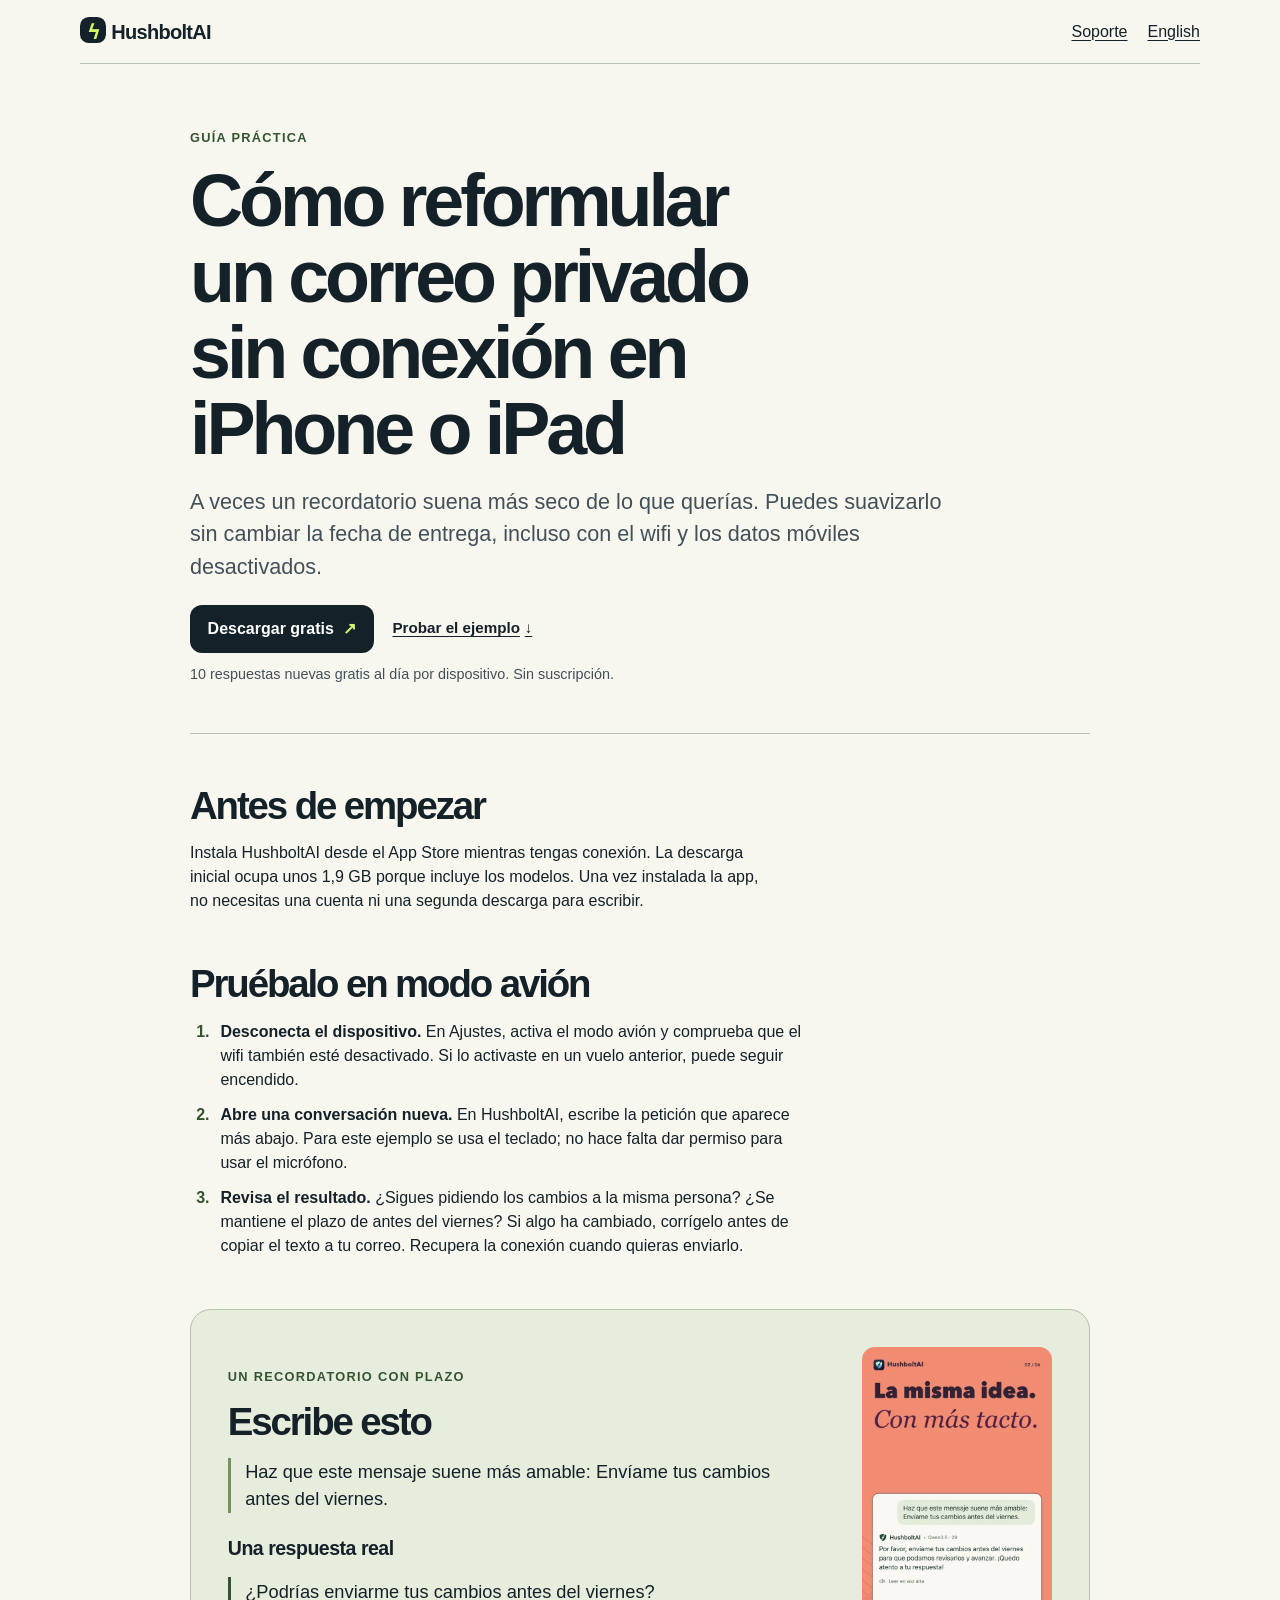
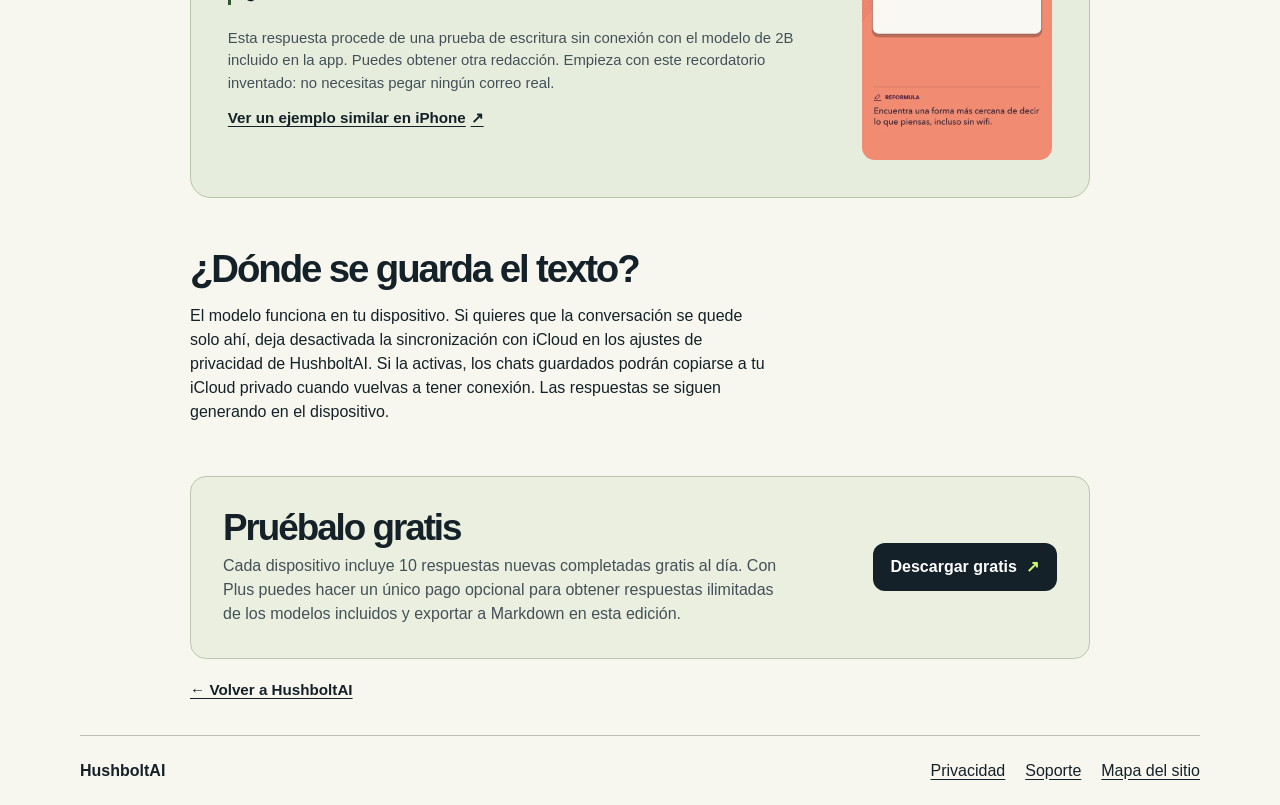
<file: es/correo-sin-conexion/index.html>
<!doctype html>
<html lang="es"><head><meta charset="utf-8"><meta name="viewport" content="width=device-width,initial-scale=1">
<title>Cómo reformular un correo privado sin conexión en iPhone o iPad | HushboltAI</title><meta name="description" content="Prueba a suavizar un recordatorio en modo avión. Incluye la petición, una respuesta real sin conexión y qué revisar antes de enviarla."><meta name="referrer" content="no-referrer"><meta name="theme-color" content="#142128"><meta name="apple-itunes-app" content="app-id=6837171118">
<link rel="canonical" href="https://pclemente.github.io/hushboltai-site/es/correo-sin-conexion/"><link rel="alternate" hreflang="en" href="https://pclemente.github.io/hushboltai-site/offline-email/"><link rel="alternate" hreflang="es" href="https://pclemente.github.io/hushboltai-site/es/correo-sin-conexion/"><link rel="alternate" hreflang="x-default" href="https://pclemente.github.io/hushboltai-site/offline-email/"><link rel="sitemap" type="application/xml" href="../../sitemap.xml"><link rel="stylesheet" href="../../site.css">
<meta property="og:type" content="article"><meta property="og:locale" content="es_ES"><meta property="og:site_name" content="HushboltAI"><meta property="og:title" content="Cómo reformular un correo privado sin conexión en iPhone o iPad"><meta property="og:description" content="Prueba a suavizar un recordatorio en modo avión. Incluye la petición, una respuesta real sin conexión y qué revisar antes de enviarla."><meta property="og:url" content="https://pclemente.github.io/hushboltai-site/es/correo-sin-conexion/"><meta property="og:image" content="https://pclemente.github.io/hushboltai-site/art/share-es-ES.jpg"><meta name="twitter:card" content="summary_large_image">
<script type="application/ld+json">{"@context": "https://schema.org", "@type": "TechArticle", "headline": "Cómo reformular un correo privado sin conexión en iPhone o iPad", "description": "Prueba a suavizar un recordatorio en modo avión. Incluye la petición, una respuesta real sin conexión y qué revisar antes de enviarla.", "inLanguage": "es", "url": "https://pclemente.github.io/hushboltai-site/es/correo-sin-conexion/", "mainEntityOfPage": "https://pclemente.github.io/hushboltai-site/es/correo-sin-conexion/", "about": {"@type": "MobileApplication", "name": "HushboltAI", "downloadUrl": "https://apps.apple.com/app/id6837171118"}}</script></head>
<body><a class="skip" href="#main">Ir al contenido</a><header><div class="wrap top"><a class="brand" href="../"><span aria-hidden="true">ϟ</span> HushboltAI</a><nav aria-label="Navegación"><a href="https://pclemente.github.io/ComicReader/hushboltai/support.html">Soporte</a><a lang="en" hreflang="en" href="../../offline-email/">English</a></nav></div></header>
<main class="wrap guide" id="main"><header class="guide-intro"><p class="eyebrow">Guía práctica</p><h1>Cómo reformular un correo privado sin conexión en iPhone o iPad</h1><p class="intro">A veces un recordatorio suena más seco de lo que querías. Puedes suavizarlo sin cambiar la fecha de entrega, incluso con el wifi y los datos móviles desactivados.</p><div class="actions"><a class="button install" href="https://apps.apple.com/app/id6837171118">Descargar gratis <span class="sr-only">· App Store</span><span aria-hidden="true">↗</span></a><a class="jump" href="#example">Probar el ejemplo <span aria-hidden="true">↓</span></a></div><p class="small">10 respuestas nuevas gratis al día por dispositivo. Sin suscripción.</p></header>
<section class="guide-content" aria-labelledby="before"><h2 id="before">Antes de empezar</h2><p>Instala HushboltAI desde el App Store mientras tengas conexión. La descarga inicial ocupa unos 1,9 GB porque incluye los modelos. Una vez instalada la app, no necesitas una cuenta ni una segunda descarga para escribir.</p></section>
<section class="guide-content" aria-labelledby="steps"><h2 id="steps">Pruébalo en modo avión</h2><ol class="guide-steps"><li><strong>Desconecta el dispositivo.</strong> En Ajustes, activa el modo avión y comprueba que el wifi también esté desactivado. Si lo activaste en un vuelo anterior, puede seguir encendido.</li><li><strong>Abre una conversación nueva.</strong> En HushboltAI, escribe la petición que aparece más abajo. Para este ejemplo se usa el teclado; no hace falta dar permiso para usar el micrófono.</li><li><strong>Revisa el resultado.</strong> ¿Sigues pidiendo los cambios a la misma persona? ¿Se mantiene el plazo de antes del viernes? Si algo ha cambiado, corrígelo antes de copiar el texto a tu correo. Recupera la conexión cuando quieras enviarlo.</li></ol></section>
<section class="guide-example" id="example" aria-labelledby="sample"><div><p class="eyebrow">Un recordatorio con plazo</p><h2 id="sample">Escribe esto</h2><blockquote><p>Haz que este mensaje suene más amable: Envíame tus cambios antes del viernes.</p></blockquote><h3>Una respuesta real</h3><blockquote class="reply"><p>¿Podrías enviarme tus cambios antes del viernes?</p></blockquote><p class="proof">Esta respuesta procede de una prueba de escritura sin conexión con el modelo de 2B incluido en la app. Puedes obtener otra redacción. Empieza con este recordatorio inventado: no necesitas pegar ningún correo real.</p><a class="jump" href="../../art/es-ES-2.webp">Ver un ejemplo similar en iPhone <span aria-hidden="true">↗</span></a></div><a href="../../art/es-ES-2.webp"><img src="../../art/es-ES-2.webp" loading="lazy" width="570" height="1238" alt="Ver un ejemplo similar en iPhone"></a></section>
<section class="guide-content" aria-labelledby="privacy"><h2 id="privacy">¿Dónde se guarda el texto?</h2><p>El modelo funciona en tu dispositivo. Si quieres que la conversación se quede solo ahí, deja desactivada la sincronización con iCloud en los ajustes de privacidad de HushboltAI. Si la activas, los chats guardados podrán copiarse a tu iCloud privado cuando vuelvas a tener conexión. Las respuestas se siguen generando en el dispositivo.</p></section>
<section class="closer" aria-labelledby="offer"><div><h2 id="offer">Pruébalo gratis</h2><p>Cada dispositivo incluye 10 respuestas nuevas completadas gratis al día. Con Plus puedes hacer un único pago opcional para obtener respuestas ilimitadas de los modelos incluidos y exportar a Markdown en esta edición.</p></div><a class="button install" href="https://apps.apple.com/app/id6837171118">Descargar gratis <span class="sr-only">· App Store</span><span aria-hidden="true">↗</span></a></section><a class="jump" href="../">← Volver a HushboltAI</a></main>
<footer class="wrap"><strong>HushboltAI</strong><a href="https://pclemente.github.io/ComicReader/hushboltai/privacy.html">Privacidad</a><a href="https://pclemente.github.io/ComicReader/hushboltai/support.html">Soporte</a><a href="../../sitemap.xml">Mapa del sitio</a></footer></body></html>
</file>
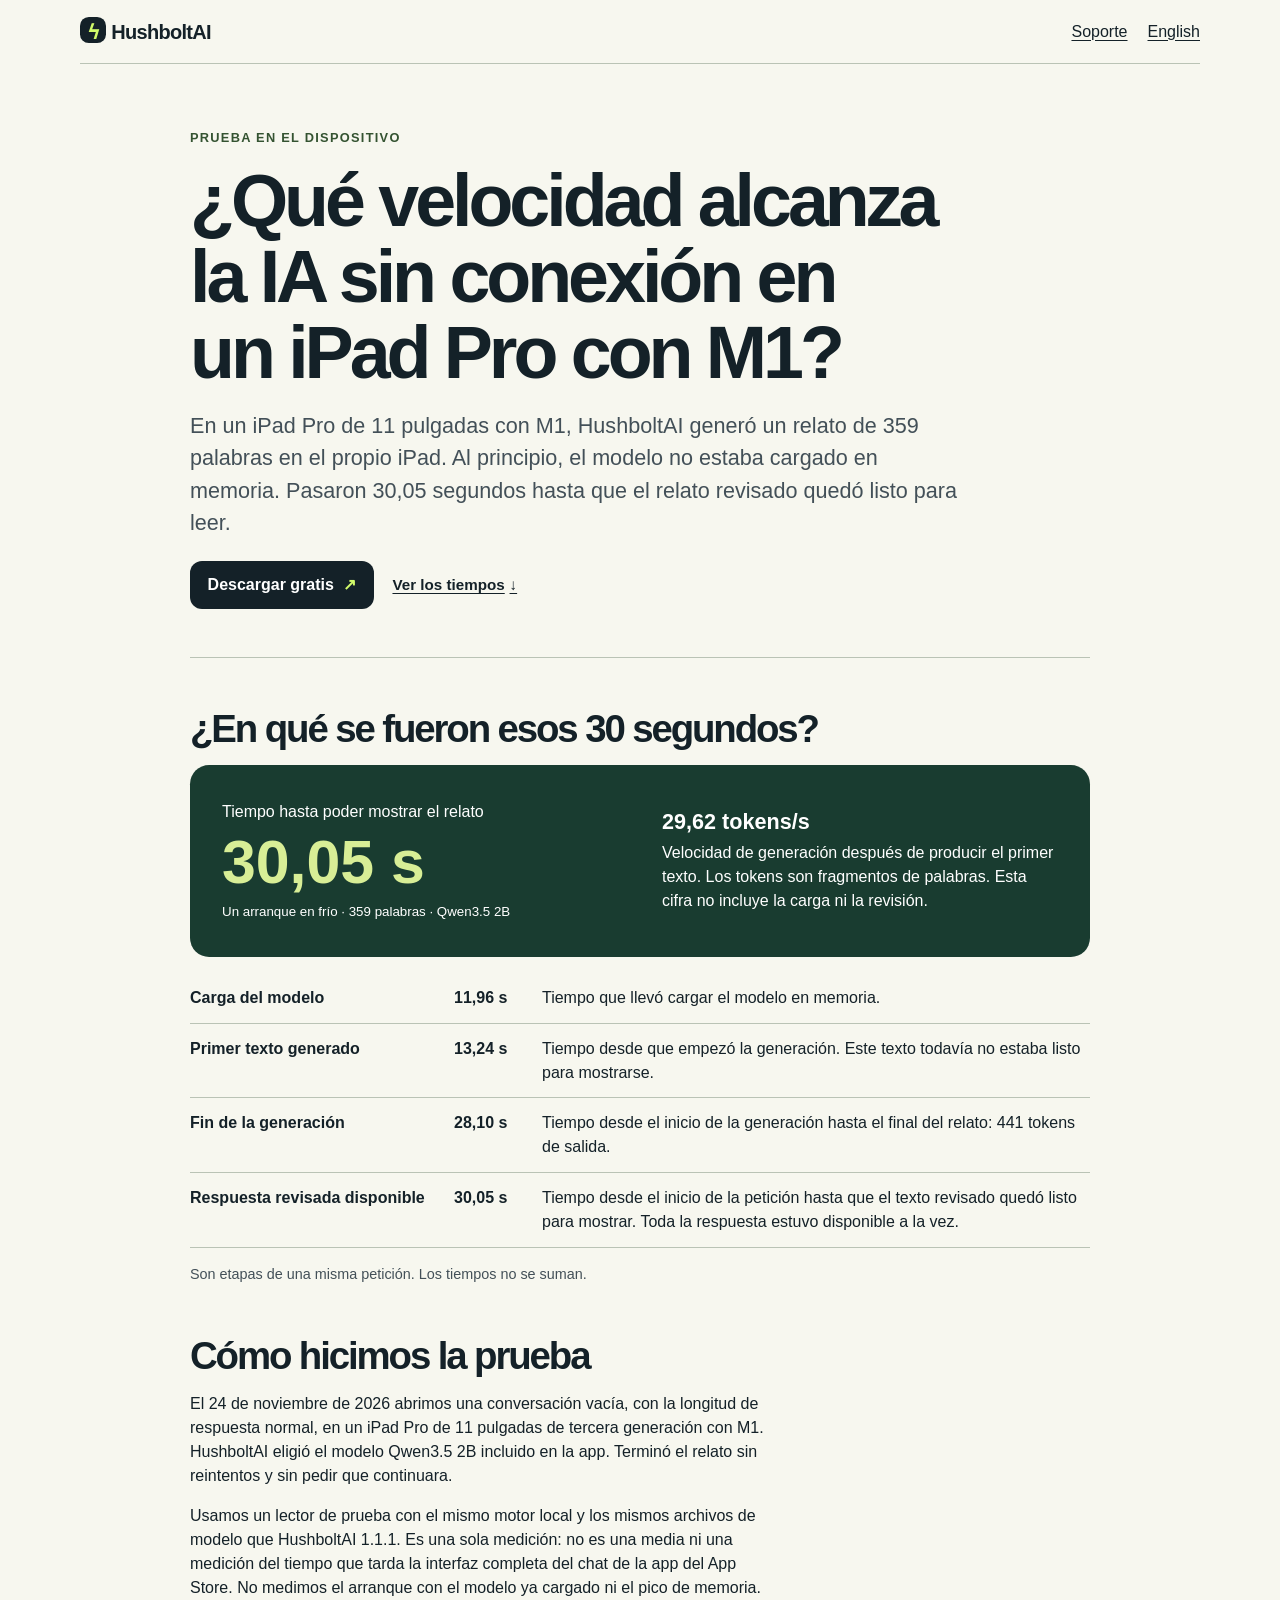
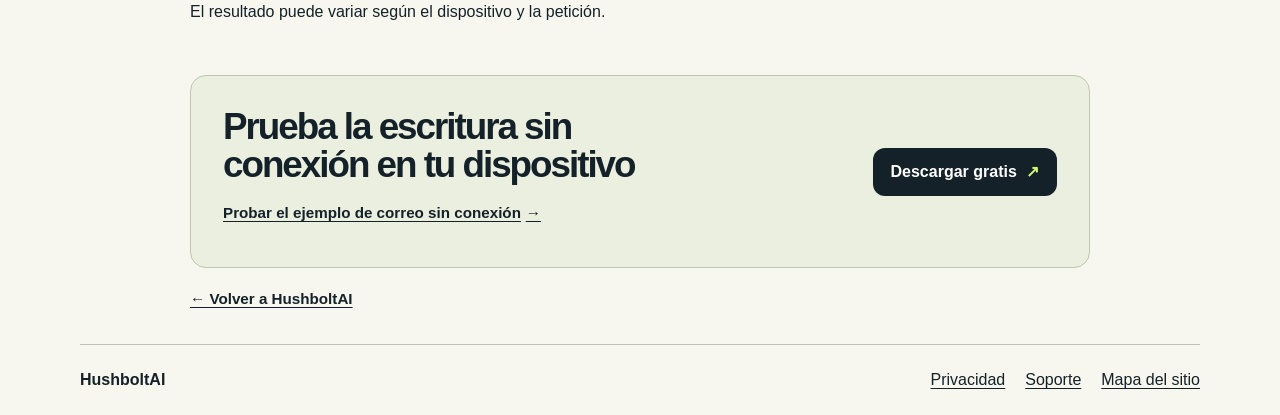
<file: es/velocidad-ia-ipad-m1/index.html>
<!doctype html>
<html lang="es"><head><meta charset="utf-8"><meta name="viewport" content="width=device-width,initial-scale=1"><title>¿Qué velocidad alcanza la IA sin conexión en un iPad Pro con M1? | HushboltAI</title><meta name="description" content="Un iPad Pro físico generó un relato de 359 palabras en 30,05 segundos desde el arranque en frío. Consulta cuánto tardó en cargar el modelo, escribir y revisar el texto."><meta name="theme-color" content="#142128"><meta name="referrer" content="no-referrer"><meta name="apple-itunes-app" content="app-id=6837171118">
<link rel="canonical" href="https://pclemente.github.io/hushboltai-site/es/velocidad-ia-ipad-m1/"><link rel="alternate" hreflang="en" href="https://pclemente.github.io/hushboltai-site/m1-ipad-ai-speed/"><link rel="alternate" hreflang="es" href="https://pclemente.github.io/hushboltai-site/es/velocidad-ia-ipad-m1/"><link rel="alternate" hreflang="x-default" href="https://pclemente.github.io/hushboltai-site/m1-ipad-ai-speed/"><link rel="sitemap" type="application/xml" href="../../sitemap.xml"><link rel="stylesheet" href="../../site.css">
<meta property="og:type" content="article"><meta property="og:site_name" content="HushboltAI"><meta property="og:locale" content="es_ES"><meta property="og:url" content="https://pclemente.github.io/hushboltai-site/es/velocidad-ia-ipad-m1/"><meta property="og:title" content="¿Qué velocidad alcanza la IA sin conexión en un iPad Pro con M1?"><meta property="og:description" content="Un iPad Pro físico generó un relato de 359 palabras en 30,05 segundos desde el arranque en frío. Consulta cuánto tardó en cargar el modelo, escribir y revisar el texto."><meta property="og:image" content="https://pclemente.github.io/hushboltai-site/art/share-es-ES.jpg"><meta name="twitter:card" content="summary_large_image"><meta name="twitter:title" content="¿Qué velocidad alcanza la IA sin conexión en un iPad Pro con M1?"><meta name="twitter:description" content="Un iPad Pro físico generó un relato de 359 palabras en 30,05 segundos desde el arranque en frío. Consulta cuánto tardó en cargar el modelo, escribir y revisar el texto."><meta name="twitter:image" content="https://pclemente.github.io/hushboltai-site/art/share-es-ES.jpg"><script type="application/ld+json">{"@context": "https://schema.org", "@type": "TechArticle", "headline": "¿Qué velocidad alcanza la IA sin conexión en un iPad Pro con M1?", "description": "Un iPad Pro físico generó un relato de 359 palabras en 30,05 segundos desde el arranque en frío. Consulta cuánto tardó en cargar el modelo, escribir y revisar el texto.", "inLanguage": "es", "url": "https://pclemente.github.io/hushboltai-site/es/velocidad-ia-ipad-m1/", "mainEntityOfPage": "https://pclemente.github.io/hushboltai-site/es/velocidad-ia-ipad-m1/", "about": {"@type": "MobileApplication", "name": "HushboltAI", "downloadUrl": "https://apps.apple.com/app/id6837171118"}}</script></head>
<body><a class="skip" href="#main">Ir al contenido</a><header><div class="wrap top"><a class="brand" href="../"><span aria-hidden="true">ϟ</span> HushboltAI</a><nav aria-label="Navegación"><a href="https://pclemente.github.io/ComicReader/hushboltai/support.html">Soporte</a><a lang="en" hreflang="en" href="../../m1-ipad-ai-speed/">English</a></nav></div></header>
<main id="main" class="wrap guide"><header class="guide-intro"><p class="eyebrow">Prueba en el dispositivo</p><h1>¿Qué velocidad alcanza la IA sin conexión en un iPad Pro con M1?</h1><p class="intro">En un iPad Pro de 11 pulgadas con M1, HushboltAI generó un relato de 359 palabras en el propio iPad. Al principio, el modelo no estaba cargado en memoria. Pasaron 30,05 segundos hasta que el relato revisado quedó listo para leer.</p><div class="actions"><a class="button install" href="https://apps.apple.com/app/id6837171118">Descargar gratis <span class="sr-only">· App Store</span><span aria-hidden="true">↗</span></a><a class="jump" href="#timings">Ver los tiempos <span aria-hidden="true">↓</span></a></div></header>
<section id="timings" aria-labelledby="timing-title" class="guide-content"><h2 id="timing-title">¿En qué se fueron esos 30 segundos?</h2><div class="speed-result"><div><p>Tiempo hasta poder mostrar el relato</p><strong>30,05 s</strong><small>Un arranque en frío · 359 palabras · Qwen3.5 2B</small></div><div><strong>29,62 tokens/s</strong><p>Velocidad de generación después de producir el primer texto. Los tokens son fragmentos de palabras. Esta cifra no incluye la carga ni la revisión.</p></div></div><dl class="speed-steps"><div><dt>Carga del modelo</dt><dd><strong>11,96 s</strong><span>Tiempo que llevó cargar el modelo en memoria.</span></dd></div><div><dt>Primer texto generado</dt><dd><strong>13,24 s</strong><span>Tiempo desde que empezó la generación. Este texto todavía no estaba listo para mostrarse.</span></dd></div><div><dt>Fin de la generación</dt><dd><strong>28,10 s</strong><span>Tiempo desde el inicio de la generación hasta el final del relato: 441 tokens de salida.</span></dd></div><div><dt>Respuesta revisada disponible</dt><dd><strong>30,05 s</strong><span>Tiempo desde el inicio de la petición hasta que el texto revisado quedó listo para mostrar. Toda la respuesta estuvo disponible a la vez.</span></dd></div></dl><p class="small">Son etapas de una misma petición. Los tiempos no se suman.</p></section>
<section class="guide-content" aria-labelledby="method"><h2 id="method">Cómo hicimos la prueba</h2><p>El 24 de noviembre de 2026 abrimos una conversación vacía, con la longitud de respuesta normal, en un iPad Pro de 11 pulgadas de tercera generación con M1. HushboltAI eligió el modelo Qwen3.5 2B incluido en la app. Terminó el relato sin reintentos y sin pedir que continuara.</p><p>Usamos un lector de prueba con el mismo motor local y los mismos archivos de modelo que HushboltAI 1.1.1. Es una sola medición: no es una media ni una medición del tiempo que tarda la interfaz completa del chat de la app del App Store. No medimos el arranque con el modelo ya cargado ni el pico de memoria. El resultado puede variar según el dispositivo y la petición.</p></section><section class="closer" aria-labelledby="next"><div><h2 id="next">Prueba la escritura sin conexión en tu dispositivo</h2><a class="jump" href="../../es/correo-sin-conexion/">Probar el ejemplo de correo sin conexión <span aria-hidden="true">→</span></a></div><a class="button install" href="https://apps.apple.com/app/id6837171118">Descargar gratis <span class="sr-only">· App Store</span><span aria-hidden="true">↗</span></a></section><a class="jump" href="../">← Volver a HushboltAI</a></main><footer class="wrap"><strong>HushboltAI</strong><a href="https://pclemente.github.io/ComicReader/hushboltai/privacy.html">Privacidad</a><a href="https://pclemente.github.io/ComicReader/hushboltai/support.html">Soporte</a><a href="../../sitemap.xml">Mapa del sitio</a></footer></body></html>
</file>
<file: site.css>
:root{color-scheme:light;--ink:#142128;--paper:#f7f7ef;--muted:#435058;--accent:#d1fa6a;--line:#bac3b5}
*{box-sizing:border-box}
html{-webkit-text-size-adjust:100%;text-size-adjust:100%}
body{margin:0;background:var(--paper);color:var(--ink);font-family:-apple-system,BlinkMacSystemFont,'Segoe UI',sans-serif;line-height:1.5}
a{color:inherit;text-underline-offset:.2em}
a:focus-visible,summary:focus-visible{outline:3px solid #7440ba;outline-offset:4px}
.wrap{width:min(1120px,92%);margin:auto}
.top,nav,footer,.actions,.closer{display:flex;align-items:center}
.top{justify-content:space-between;border-bottom:1px solid var(--line);min-height:4rem}
nav,footer{gap:1.25rem}
nav a,footer a,.jump{display:inline-flex;align-items:center;min-height:44px}
.brand{font-size:1.25rem;letter-spacing:-.035em;font-weight:800;text-decoration:none}
.brand span{display:inline-grid;place-items:center;width:1.65rem;height:1.65rem;color:var(--accent);background:var(--ink);border-radius:.55rem}
.hero{display:grid;grid-template-columns:minmax(0,1.3fr) minmax(0,.7fr);gap:clamp(1.2rem,6vw,6rem);align-items:center;padding:clamp(2rem,5vw,4.2rem) 0}
.eyebrow,.num{font-size:.8rem;font-weight:750;letter-spacing:.1em;color:#345331}
.eyebrow{text-transform:uppercase}
h1,h2,h3,p{margin:0 0 1rem}
h1,h2{letter-spacing:-.055em;line-height:1.03;text-wrap:balance}
h1{font-size:clamp(2.68rem,6.2vw,5.6rem);max-width:13ch}
h2{font-size:clamp(1.95rem,3.6vw,3rem)}
h3{font-size:1.22rem;letter-spacing:-.025em;line-height:1.22}
.intro{font-size:clamp(1.08rem,1.7vw,1.35rem);max-width:38rem;color:var(--muted);margin:1.22rem 0 1.35rem}
.actions{flex-wrap:wrap;gap:.25rem 1.15rem}
.button{display:inline-flex;gap:.6rem;align-items:center;justify-content:center;min-height:48px;padding:.7rem 1.1rem;background:var(--ink);color:white;border-radius:.75rem;text-decoration:none;font-weight:700}
.button span{color:var(--accent)}
.button:hover,.button:focus-visible{background:#283c39}
.jump{font-size:.95rem;font-weight:620;gap:.3rem}
.small{font-size:.9rem;color:var(--muted);margin:.7rem 0 0}
.frame{justify-self:center;display:block;width:min(255px,100%)}
.frame img,.screens img{display:block;width:100%;height:auto;border-radius:1rem}
.workshop{display:grid;grid-template-columns:minmax(0,.78fr) minmax(0,1.22fr);gap:clamp(1.1rem,4.5vw,3.6rem);padding:clamp(1.3rem,3.2vw,2.6rem);background:#e7eddd;border:1px solid #c4d0b7;border-radius:1.3rem;scroll-margin:.8rem}
.workshop>div>p:last-child,.info p,.screens>p,.closer p{color:var(--muted)}
.workshop>div>p:last-child,.info p,.closer p{margin-bottom:0}
.tasks{border-top:1px solid #a8b79b}
details{border-bottom:1px solid #a8b79b}
summary{list-style:none;display:grid;grid-template-columns:1.65rem 1fr auto;align-items:center;gap:.5rem;min-height:52px;padding:.7rem .15rem;cursor:pointer;font-weight:680}
summary::-webkit-details-marker{display:none}
summary:after{content:'+';font-size:1.4rem;line-height:1;font-weight:410}
details[open] summary:after{content:'−'}
summary:hover{color:#30502d}
.num{font-variant-numeric:tabular-nums}
.example{padding:0 .2rem .3rem 2.3rem}
blockquote{margin:0;padding:.03rem 0 .03rem .9rem;border-left:3px solid #749358}
blockquote p{margin:0;font-size:1.05rem}
.example>a{display:inline-flex;min-height:44px;align-items:center;gap:.3rem;font-size:.88rem;font-weight:650}
.info,.screens{margin:clamp(2.5rem,6vw,4.7rem) 0}
.facts{display:grid;grid-template-columns:repeat(3,minmax(0,1fr));gap:2rem;margin-top:1.3rem}
.facts>div{border-top:1px solid var(--line);padding:1rem 0 0}
.screens ol{padding:0;list-style:none;display:grid;grid-template-columns:repeat(5,minmax(0,1fr));gap:.7rem}
.screens li a{display:block}
.closer{justify-content:space-between;flex-wrap:wrap;gap:.8rem 1.2rem;padding:clamp(1.25rem,3vw,2rem);border:1px solid #bbc7b0;border-radius:1rem;background:#ebefdf;margin-bottom:2rem}
.closer h2{font-size:clamp(1.6rem,3vw,2.3rem);margin-bottom:.45rem}
footer{padding:.8rem 0;border-top:1px solid var(--line);flex-wrap:wrap}footer strong{margin-right:auto}
.sr-only,.skip:not(:focus){position:absolute;width:1px;height:1px;padding:0;margin:-1px;overflow:hidden;clip-path:inset(50%);white-space:nowrap}
.skip:focus{position:absolute;left:1rem;top:.5rem;background:white;padding:.5rem;z-index:2}
@media(max-width:700px){.hero{grid-template-columns:1fr;gap:1.4rem}.frame{width:min(225px,72vw)}.workshop,.facts{grid-template-columns:1fr;gap:.85rem}.screens ol{grid-template-columns:repeat(2,minmax(0,1fr))}.top,nav{gap:.85rem}.top{font-size:.94rem}h1{max-width:15ch}.actions{gap:.2rem .9rem}.closer{align-items:flex-start}}
@media(prefers-contrast:more){.small,.intro,.facts p,.screens>p,.workshop p,.closer p{color:#142128}}

@media(max-width:390px){.hero{padding:1.5rem 0}.hero h1{font-size:2.55rem}.hero .eyebrow{font-size:.73rem;margin-bottom:.7rem}.hero .intro{margin:.9rem 0 1rem}.actions{gap:.2rem .8rem}}
.guide{max-width:900px;padding:clamp(2rem,5vw,4.25rem) 0 1.4rem}
.guide-intro{border-bottom:1px solid var(--line);padding-bottom:clamp(1.7rem,4vw,3rem)}
.guide-intro h1{max-width:19ch;font-size:clamp(2.45rem,6vw,4.6rem)}
.guide-intro .intro,.guide-content>p,.guide .closer p{max-width:65ch}
.guide-content{margin:clamp(2rem,4vw,3.4rem) 0}
.guide-content h2,.guide-example h2{font-size:clamp(1.65rem,3.4vw,2.4rem)}
.guide-steps{padding-left:1.5rem;max-width:69ch;margin-bottom:0}
.guide-steps li{padding-left:.4rem;margin:.7rem 0}
.guide-steps li::marker{font-weight:750;color:#345331}
.guide-example{padding:clamp(1.25rem,4vw,2.3rem);display:grid;grid-template-columns:minmax(0,1fr) minmax(0,190px);align-items:center;gap:clamp(1.5rem,5vw,3rem);border:1px solid #b5c5a8;border-radius:1.3rem;background:#e7eddd;scroll-margin:1rem}
.guide-example h3{margin-top:1.5rem}.guide-example blockquote p{font-size:1.14rem}.guide-example .reply{border-color:#345331}
.guide-example img{display:block;width:100%;height:auto;border-radius:.8rem}
.guide-example .proof{font-size:.93rem;color:var(--muted);margin:1.35rem 0 .15rem}
.guide .closer>div{max-width:63ch}.guide .closer{margin-bottom:.6rem}
@media(max-width:650px){.guide-example{grid-template-columns:1fr}.guide-example>a{justify-self:center;width:min(185px,100%)}}
.info>.jump{margin-top:.65rem}
.speed-result{display:grid;grid-template-columns:repeat(2,minmax(0,1fr));gap:clamp(1rem,4vw,2.75rem);align-items:center;background:#193c30;color:#fff;padding:clamp(1.1rem,4vw,2rem);border-radius:1.2rem}
.speed-result p,.speed-result small{margin:.2rem 0;display:block}.speed-result>div:first-child strong{display:block;color:#d8ee96;font-size:clamp(2.4rem,6vw,3.8rem);font-variant-numeric:tabular-nums;line-height:1.15;margin:.25rem 0}.speed-result>div+div strong{font-size:1.35rem}
.speed-steps{margin:1rem 0}.speed-steps>div{display:grid;grid-template-columns:minmax(11rem,.8fr) minmax(0,2fr);gap:.6rem;border-bottom:1px solid var(--line);padding:.8rem 0}.speed-steps dt{font-weight:650}.speed-steps dd{margin:0;display:grid;grid-template-columns:5rem 1fr;gap:.5rem}.speed-steps dd strong{font-variant-numeric:tabular-nums}
@media(max-width:600px){.speed-result{grid-template-columns:1fr}.speed-steps>div{grid-template-columns:1fr}.speed-steps dd{grid-template-columns:4.6rem 1fr}}
</file>
